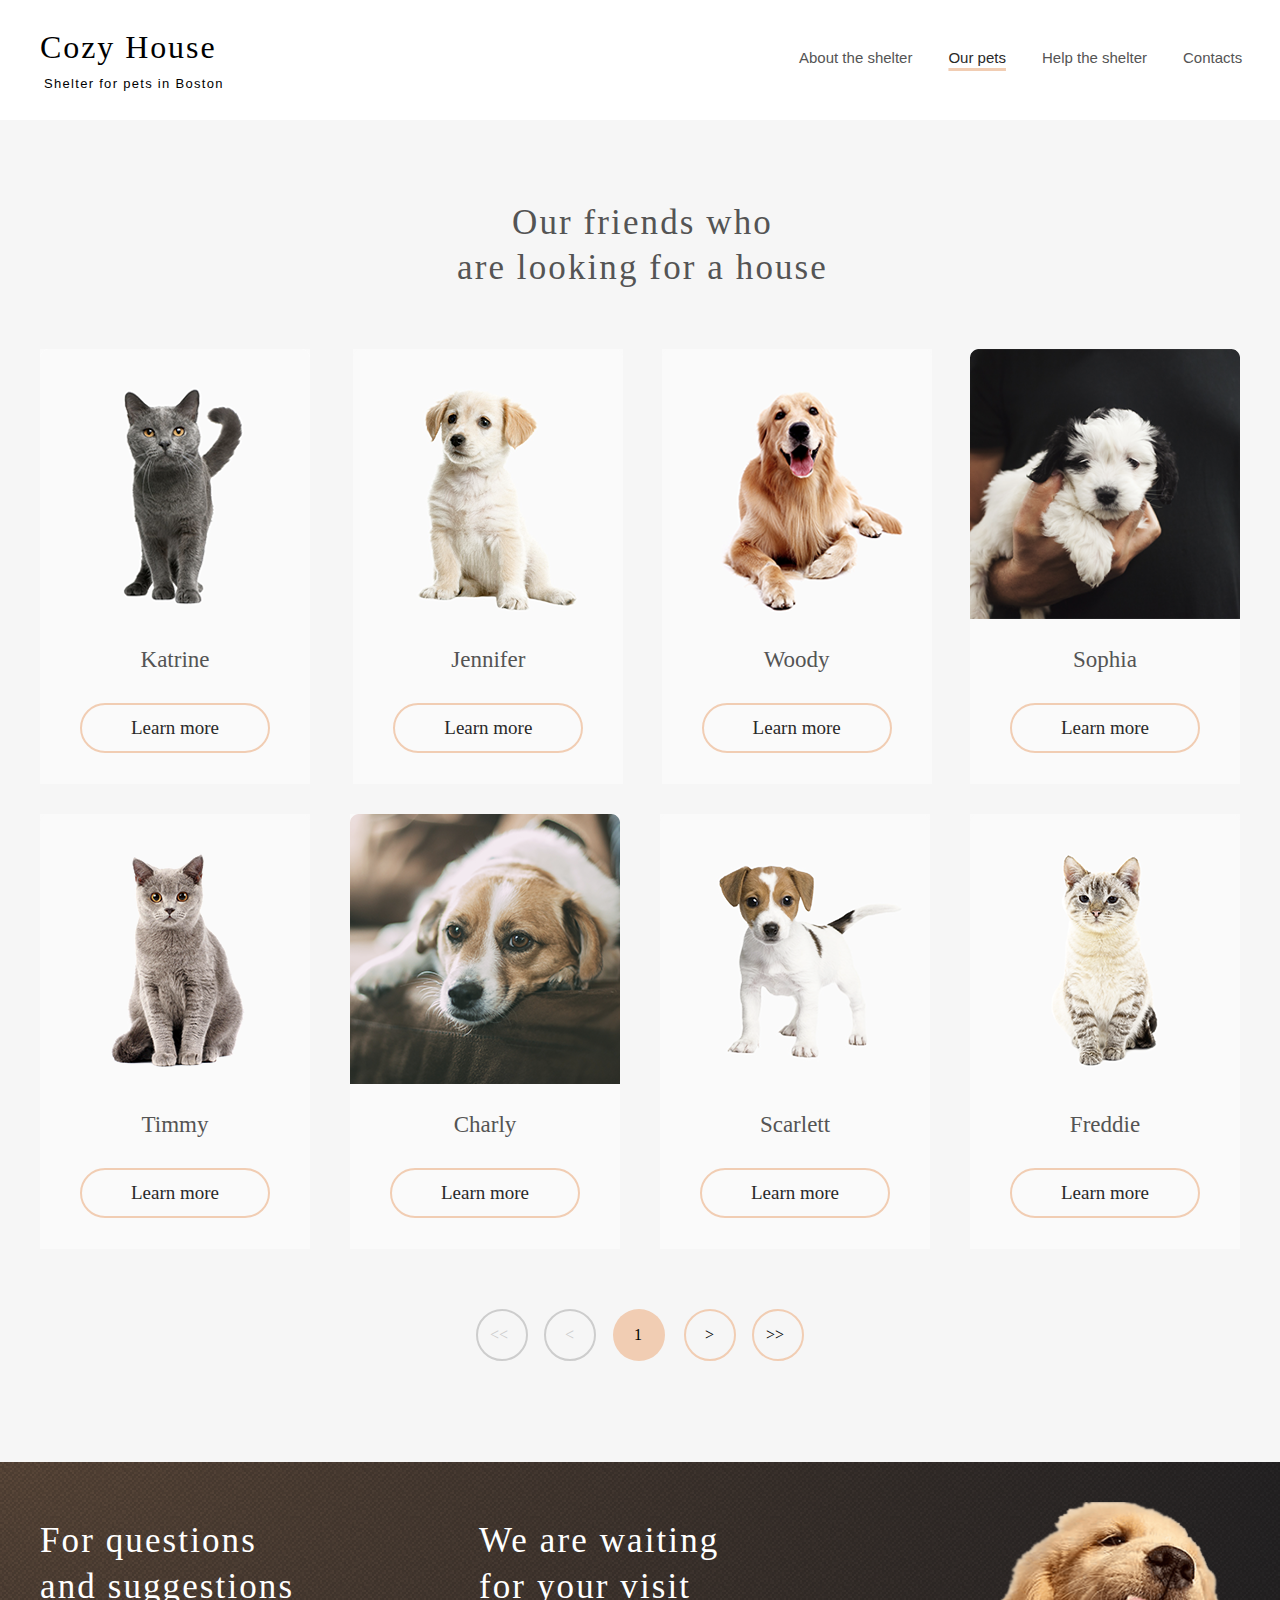
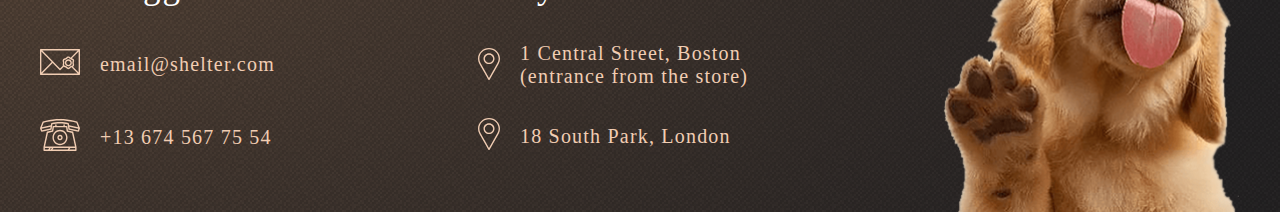
<file: shelter/pages/pets/index.html>
<!DOCTYPE html>
<html lang=eng>
<head>
    <meta charset="utf-8"/>
    <title></title>
    <link rel="stylesheet" type="text/css" href="https://necolas.github.io/normalize.css/8.0.1/normalize.css">
    <link rel="stylesheet" type="text/css" href="style.css">
</head>
<body>
    <div class="header-container">
        <div class="header">
            <a href="../main/index.html"><div class="logo">
                <div class="logo-title">Cozy House</div>
                <div class="logo-subtitle">Shelter for pets in Boston</div>
            </div></a>
            <div class="nav-menu">
                <nav class="link">
                    <a href="../main/index.html"><div class="about-the-shelter">About the shelter</div></a>
                    <a href="#petts"><div class="our-pets">Our pets</div></a>
                    <a href="../main/index.html#helping"><div class="help-the-shelter">Help the shelter</div></a>
                    <a href="#see_contacts"><div class="contacts">Contacts</div></a>
                </nav>
              </div>
        </div>
    </div>

    <div class="our_pets">
    <div class="pets-1" id="petts"> 
        <h1 class="heading">Our friends who<br />are looking for a house</h1>
        <div class="slider">
          <div class="card-1">
              <img class="image" src="../../assets/images/pets-katrine.png">
              <div>
                  <h3 class="card_text">Katrine</h3>
                  <button class="card-button">Learn more</button>
              </div>
          </div>
          <div class="card-2">
              <img class="image" src="../../assets/images/pets-jennifer.png">
              <div>
                  <h3 class="card_text">Jennifer</h3>
                  <button class="card-button">Learn more</button>
              </div>
          </div>
          <div class="card-3">
              <img class="image" src="../../assets/images/pets-woody.png">
              <div>
                  <h3 class="card_text">Woody</h3>
                  <button class="card-button">Learn more</button>
              </div>
          </div>
          <div class="card-4">
              <img class="image" src="../../assets/images/pets-sophia.png">
              <div>
                  <h3 class="card_text">Sophia</h3>
                  <button class="card-button">Learn more</button>
              </div>
          </div>
          <div class="card-5">
              <img class="image" src="../../assets/images/pets-timmy.png">
              <div>
                  <h3 class="card_text">Timmy</h3>
                  <button class="card-button">Learn more</button>
              </div>
          </div>
          <div class="card-6">
              <img class="image" src="../../assets/images/pets-charly.png">
              <div>
                  <h3 class="card_text">Charly</h3>
                  <button class="card-button">Learn more</button>
              </div>
          </div>
          <div class="card-7">
              <img class="image" src="../../assets/images/pets-scarlet.png">
              <div>
                  <h3 class="card_text">Scarlett</h3>
                  <button class="card-button">Learn more</button>
              </div>
          </div>
          <div class="card-8">
              <img class="image" src="../../assets/images/pets-freddie.png">
              <div>
                  <h3 class="card_text">Freddie</h3>
                  <button class="card-button">Learn more</button>
              </div>
          </div>
      </div>
        <div class="navigation">
            <div class="button_paginator">
                <div class="button_paginator-1">
                <div class="text" style="color:#cdcdcd">&lt;&lt;</div>
                </div>
                <div class="button_paginator-2">
                <div class="text" style="color:#cdcdcd">&lt;</div>
                </div>

                <div class="button_paginator-3">
                <div class="number">1</div>
                </div>
                <div class="button_paginator-4">
                    <div class="text">&gt;</div>
                </div>
                <div class="button_paginator-5">
                    <div class="text">&gt;&gt;</div>
            </div>
            </div>
        </div>
      </div>
      </div>

      <div class="footer" id="see_contacts">
        <div class="overlap-group">
          <div class="footer-content">
            <div class="contacts-1">
              <div class="title">For questions and suggestions</div>
              <div class="mail">
                <a href="mailto:email@shelter.com"><img class="icon-2" src="../../assets/images/icon-email.svg" /></a>
                <a href="mailto:email@shelter.com"><div class="text-1">email@shelter.com</div></a>
              </div>
              <div class="phone">
                <a href="tel:+13 674 567 75 54"><img class="icon-2" src="../../assets/images/icon-phone.svg" /></a>
                <a href="tel:+13 674 567 75 54"><div class="text-1">+13 674 567 75 54</div></a>
              </div>
            </div>
            <div class="locations">
              <div class="we-are-waiting-for-your-visit">We are waiting for your visit</div>
              <div class="boston">
                <a href="https://goo.gl/maps/4ForsAsruaUkNmSG7" target="_blank"><img class="icon-marker" src="../../assets/images/icon-marker.svg" /></a>
                <a href="https://goo.gl/maps/4ForsAsruaUkNmSG7" target="_blank"><div class="boston-1">
                  1 Central Street, Boston (entrance from the store)
                </div></a>
              </div>
              <div class="london">
                <a href="https://goo.gl/maps/nCkHeXKSjrZfoYG79" target="_blank"><img class="icon-marker" src="../../assets/images/icon-marker.svg" /></a>
                <a href="https://goo.gl/maps/nCkHeXKSjrZfoYG79" target="_blank"><div class="london-1">18 South Park, London</div></a>
              </div>
            </div>
          </div>
            <img class="footer-puppy" src="../../assets/images/footer-puppy.png" />
        </div>
      </div>
</body>
</html>
</file>
<file: shelter/pages/pets/style.css>
@font-face {
  font-family: "Georgia-Regular";
  font-style: normal;
  font-weight: 400;
  src: url("../../assets/fonts/georgia-regular.ttf") format("ttf");
}

@font-face {
  font-family: "Arial-Regular";
  font-style: normal;
  font-weight: 400;
  src: url("../../assets/fonts/arial-regular.ttf") format("ttf");
}

@media (max-width: 767px){

  body {
    margin: 0 auto;
    width: 320px;
  }
}

@media (max-width: 320px){

  body {
    margin: 0 auto;
    width: 0px;
  }
}

html {
  box-sizing: border-box;
  scroll-behavior: smooth;
  overflow-x: hidden;
}

body {
  margin: 0 auto;
  overflow-x: hidden;
  max-width: 1280px;
  background-color: #F1CDB3;
}

  @media (max-width: 1279px){

    body {
      margin: 0 auto;
      width: 768px;
    }
  }
  
  /*--------------------------------------------------------------------------------------------*/
  .header-container {
    position: sticky;
    top: 0;
    min-height: 2em;
    z-index:10;
    align-items: center;
    background-color: white;
    display: flex;
    height: 120px;
    width: 1280px;
  }

  @media (max-width: 1279px){
    .header-container{
      width:768px;
    }
  }
  
  .header {
    display: flex;
    height: 60px;
    position: absolute;
    max-width: 100%;
    padding: 60px 40px;
    max-width: 1200px;
    margin: auto;
  }
  
  @media (max-width: 1279px){
  
    .header{
      padding:30px;
    }
  }
  
  .header a{
    text-decoration: none;
    z-index: 6;
  }

  .logo {
    align-items: flex-start;
    display: flex;
    flex-direction: column;
    min-height: 60px;
    width: 187px;
    z-index:8;
  } 

  .logo-subtitle {
    color: black;
    font-family: Arial, Helvetica, sans-serif;
    font-style:normal;
    font-size: 13px;
    font-weight: 400;
    width: 179px;
    height: 15px;
    padding-left:4px;
    padding-top:4px;
    line-height: 15px;
    letter-spacing: 0.1em;
    white-space: nowrap;
  }
  
  .logo-title {
    color: black;
    font-family: Georgia, 'Times New Roman', Times, serif;
    font-size: 32px;
    font-weight: 400;
    letter-spacing: 0.06em;
    line-height: 110%;
    white-space: nowrap;
    width: 184px;
    height: 42px;
    left: 0px;
    margin-bottom:200x;
    top: calc(50% - 35px/2 - 12.5px);
  }
  
  .nav-menu {
    margin-left: 536px;
    white-space: nowrap; 
  }
  
  @media (max-width: 1279px){
    .nav-menu {
      margin-left: 43px;
    }
  }
  
  .link {
    display: flex;
  }
  
  .our-pets {
    font-weight: 400;
    line-height: 24px;
    height: 21px;
    margin: 16px 0 0 36px;
    white-space: nowrap;
    color:#292929;
    text-decoration-line :underline;
    text-decoration-style:solid;
    text-decoration-color: #F1CDB3;
    text-underline-offset: 5px;
    text-decoration-thickness: 3px;
  }
  
  .help-the-shelter {
    font-weight: 400;
    line-height: 24px;
    height: 21px;
    margin: 16px 0 0 36px;
    white-space: nowrap;
    color:#545454;
  }
  
  .help-the-shelter:hover{
    text-decoration-line :underline;
    text-decoration-style:solid;
    text-decoration-color: #F1CDB3;
    text-underline-offset: 5px;
    text-decoration-thickness: 3px;
    color:#292929;
   }
  
  .contacts {
    font-weight: 400;
    line-height: 24px;
    height: 21px;
    margin: 16px 0 0 36px;
    white-space: nowrap;
    z-index:7;
    color: #545454;
  }
  
  .contacts:hover{
    text-decoration-line :underline;
    text-decoration-style:solid;
    text-decoration-color: #F1CDB3;
    text-underline-offset: 5px;
    text-decoration-thickness: 3px;
    color:#292929;
   }
  
  .about-the-shelter {
    text-decoration-style:none;
    color: #545454;
    font-weight: 400;
    line-height: 24px;
    height: 24px;
    margin: 16px 0 0 36px;
    white-space: nowrap;
    z-index:7;
  }

  .about-the-shelter:hover{
    text-decoration-line :underline;
    text-decoration-style:solid;
    text-decoration-color: #F1CDB3;
    text-underline-offset: 5px;
    text-decoration-thickness: 3px;
    color:#292929;
   }
  
  a {
    text-decoration: none;
    color:white;
    font-family: Arial, Helvetica, sans-serif;
    font-size: 15px;
    font-style:normal;
    font-weight: normal;
    z-index: 6;
  }

  .logo-subtitle {
    color: black;
    font-family: Arial, Helvetica, sans-serif;
    font-style:normal;
    font-size: 13px;
    font-weight: 400;
  width: 179px;
  height: 15px;
  padding-left:4px;
  padding-top:4px;
  line-height: 15px;
  letter-spacing: 0.1em;
  white-space: nowrap;
  }
  
  .logo-title {
    color: black;
    font-family: Georgia, 'Times New Roman', Times, serif;
    font-size: 32px;
    font-weight: 400;
    letter-spacing: 0.06em;
    line-height: 110%;
    white-space: nowrap;
    width: 184px;
    height: 42px;
    left: 0px;
    margin-bottom:200x;
    top: calc(50% - 35px/2 - 12.5px);
  }

  .valign-text-middle {
    display: flex;
    flex-direction: column;
    justify-content: center;
  }
  
  /*------------------------------------------------------------------------------------*/

  .our_pets{
    background-color: #F6F6F6;
  }
  
  @media (max-width:1279px){
    .our_pets{
      max-width:768px;
      height: 1733px;
    }
  }

  .pets-1 {
      height: 1342px;
      padding: 0 40px;
      max-width: 1200px;
      margin: auto;
  }

  @media (max-width:1279px){
    
    .pets-1{
      height: 1733px;
      width: 768px;
      margin: 0px;
    }
  }
  
  .navigation {
    align-items: flex-start;
    display: flex;
    margin-top: 30px;
    justify-content: center;
    min-width: 368px;
  }

  @media (max-width:1279px){
    
    .navigation{
      margin-top: 0px;
      justify-content: flex-start;
      margin-left: 180px;
    }
  }


  .heading {
    height: 90px;
    max-width: 100%;
    padding-top: 80px;
    margin: 0 auto 59px 5px;
    font-family: Georgia, 'Times New Roman', Times, serif;
    font-style: normal;
    font-weight: 400;
    font-size: 35px;
    line-height: 130%;
    display: flex;
    text-align: center;
    justify-content: center;
    align-items: center;
    letter-spacing: 0.06em;
    color: #545454;
  }

  @media (max-width:1279px){
    .heading{
      margin: 0 auto 29px 145px;
      width:400px;
    }
  }

  .slider {
    display: flex;
    max-width: 100%;
    flex-wrap: wrap;
    justify-content: space-between;
}

@media (max-width:1279px){
  .slider {
      width: 580px;
      margin-left: 55px;
      margin-right: auto;
      margin-bottom:10px;
  }
}

.card-1 {
    display: flex;
    flex-direction: column;
    align-items: center;
    background-color: #FAFAFA;
    cursor: pointer;
    margin-bottom: 30px;
    height: 435px;
}

.card-2 {
  display: flex;
  flex-direction: column;
  align-items: center;
  background-color: #FAFAFA;
  cursor: pointer;
  transition: 0.5s;
  margin-bottom: 30px;
  margin-left: 10px;
  height: 435px;
}

.card-3 {
  display: flex;
  flex-direction: column;
  align-items: center;
  background-color: #FAFAFA;
  cursor: pointer;
  margin-bottom: 30px;
  margin-left: 5px;
  height: 435px;
}

.card-4 {
  display: flex;
  flex-direction: column;
  align-items: center;
  background-color: #FAFAFA;
  cursor: pointer;
  margin-bottom: 30px;
  margin-left: 5px;
  height: 435px;
}

.card-5 {
  display: flex;
  flex-direction: column;
  align-items: center;
  background-color: #FAFAFA;
  cursor: pointer;
  margin-bottom: 30px;
  height: 435px;
}


.card-6 {
  display: flex;
  flex-direction: column;
  align-items: center;
  background-color: #FAFAFA;
  cursor: pointer;
  margin-bottom: 30px;
  height: 435px;
}

.card-7 {
  display: flex;
  flex-direction: column;
  align-items: center;
  background-color: #FAFAFA;
  cursor: pointer;
  margin-bottom: 30px;
  height: 435px;
}

@media (max-width:1279px){

  .card-7 {
      display: none;
  }
}

.card-8 {
  display: flex;
  flex-direction: column;
  align-items: center;
  background-color: #FAFAFA;
  cursor: pointer;
  margin-bottom: 30px;
  height: 435px;
}

@media (max-width:1279px){
  .card-8 {
      display: none;
  }
}


.card_text {
    font-family: 'Georgia Regular';
    color: #545454;
    font-weight: 300;
    display: flex;
    justify-content: center;
    font-size: 23px;
    margin-top: 28px;
}

.card-button {
    margin-top: 7px;
    width: 190px;
    height: 50px;
    border-radius: 100px;
    background-color: transparent;
    border: solid #F1CDB3 2px;
    font-family: 'Georgia Regular';
    color: #292929;
    font-size: 19px;
    transition: 0.5s;
    cursor: pointer;
}

.card-1:hover .card-button {
    background-color: #FDDCC4;
    border: solid #FDDCC4 2px;
}

.card-1:hover{
  background-color: #FFFFFF;
  box-shadow: 0px 2px 35px 14px rgba(13, 13, 13, 0.04);
}

.card-2:hover{
  background-color: #FFFFFF;
  box-shadow: 0px 2px 35px 14px rgba(13, 13, 13, 0.04);
}

.card-3:hover{
  background-color: #FFFFFF;
  box-shadow: 0px 2px 35px 14px rgba(13, 13, 13, 0.04);
}

.card-4:hover{
  background-color: #FFFFFF;
  box-shadow: 0px 2px 35px 14px rgba(13, 13, 13, 0.04);
}

.card-5:hover{
  background-color: #FFFFFF;
  box-shadow: 0px 2px 35px 14px rgba(13, 13, 13, 0.04);
}

.card-6:hover{
  background-color: #FFFFFF;
  box-shadow: 0px 2px 35px 14px rgba(13, 13, 13, 0.04);
}

.card-7:hover{
  background-color: #FFFFFF;
  box-shadow: 0px 2px 35px 14px rgba(13, 13, 13, 0.04);
}

.card-8:hover{
  background-color: #FFFFFF;
  box-shadow: 0px 2px 35px 14px rgba(13, 13, 13, 0.04);
}

.card-2:hover .card-button {
  background-color: #FDDCC4;
  border: solid #FDDCC4 2px;
}

.card-3:hover .card-button {
  background-color: #FDDCC4;
  border: solid #FDDCC4 2px;
}

.card-4:hover .card-button {
  background-color: #FDDCC4;
  border: solid #FDDCC4 2px;
}

.card-5:hover .card-button {
  background-color: #FDDCC4;
  border: solid #FDDCC4 2px;
}

.card-6:hover .card-button {
  background-color: #FDDCC4;
  border: solid #FDDCC4 2px;
}

.card-7:hover .card-button {
  background-color: #FDDCC4;
  border: solid #FDDCC4 2px;
}

.card-8:hover .card-button {
  background-color: #FDDCC4;
  border: solid #FDDCC4 2px;
}

  .button_paginator_inactive {
    align-items: flex-start;
    display: flex;
    min-width: 52px;
  }
  
  .button_paginator {
    align-items: flex-start;
    display: flex;
    min-width: 52px;
  }
   
  .button_paginator-1 {
    align-items: center;
    border-radius: 100px;
    display: flex;
    height: 52px;
    min-width: 52px;
    padding: 14px 12px;
    border: 2px solid #cdcdcd;
    box-sizing: border-box;
  }
  
  .button_paginator-2 {
    align-items: center;
    border-radius: 100px;
    display: flex;
    height: 52px;
    margin-left: 16px;
    min-width: 52px;
    padding: 14px 19px;
    border: 2px solid #cdcdcd;
    box-sizing: border-box;
  }

  .button_paginator-4 {
    align-items: center;
    border-radius: 100px;
    display: flex;
    height: 52px;
    margin-left: 16px;
    min-width: 52px;
    padding: 14px 19px;
    border: 2px solid #F1CDB3;
    box-sizing: border-box;
  }
  
  .button_paginator-3 {
    align-items: center;
    background-color: var(--color-primary);
    border-radius: 100px;
    display: flex;
    height: 52px;
    min-width: 52px;
    margin-left: 17px;
    margin-right: 3px;
    padding: 14px 21px;
    background-color: #F1CDB3;
    box-sizing: border-box;
  }
  
  .button_paginator-5 {
    align-items: center;
    border-radius: 100px;
    display: flex;
    height: 52px;
    margin-left: 16px;
    min-width: 52px;
    padding: 14px 12px;
    border: 2px solid #F1CDB3;
    box-sizing: border-box;
  }

  .button_paginator-4:hover{
        background-color: #F1CDB3;
  }

  .button_paginator-5:hover{
    background-color: #F1CDB3;
}

  .button_secondary:hover{
    background-color: #F1CDB3;
  }
  
  .button_secondary {
    display: flex;
    margin-top: 28px;
    margin-left: 0px;
    width: 187px;
    border: 2px solid #F1CDB3;
    box-sizing: border-box;
    align-items: center;
    border-radius: 100px;
  
  }
  
  .button_primary {
    align-items: center;
    border-radius: 100px;
    display: flex;
    height: 52px;
    min-width: 187px;
    padding: 0px 45px 0px 43px;
  }  

  .learn-more {
    letter-spacing: 1.02px;
    line-height: 22.1px;
    min-height: 22px;
    min-width: 97px;
    white-space: nowrap;
    font-family: Georgia, 'Times New Roman', Times, serif;
    font-size: 17px;
    color:#292929;
  }
  
  
  /*-----------------------------------------------------------------------------------------------------------*/
  
  .footer {
    align-items: flex-start;
    background: url(../../assets/images/noise_transparent@2x.png), radial-gradient(100% 215.42% at 0% 0%, #5B483A 0%, #262425 100%), #211F20;
    display: flex;
    width: 1280px;
    height: 350px;
  left: 0%;
  right: 0%;
  top: 2984px;
  }
  
  @media (max-width:1279px){
    .footer{
      width: 768px;
      height: 639px;
      top:1853px;
    }
  }
  
  .overlap-group {
    align-items: flex-end;
    display: flex;
    height: 350px;
    width: 1280px;
    padding: 0 40px;
  }
  
  @media (max-width:1279px){
    .overlap-group{
      align-items:flex-start;
      flex-direction: column;
      width: 768px;
      height: 639px;
      padding: 0px;
    }
  }
  
  .footer-content {
    align-items: flex-start;
    display: flex;
    width: 740px;
    height: 310px;
  }
  
  @media (max-width:1279px){
    .footer-content{
      white-space: nowrap;
      width: 708px;
      margin-left:65px;
      margin-top:15px;
    }
  }
  
  .locations {
    align-items: flex-start;
    display: flex;
    flex-direction: column;
    height: 234px;
    margin-left: 160px;
    margin-top: 16px;
    overflow: hidden;
    width: 302px;
  }
  
  @media (max-width:1279px){
    .locations{
    margin-left:58px;
  }
  }
  
  
  .london {
    align-items: center;
    display: flex;
    margin-top: 30px;
  width: 304px;
  }
  
  .london-1 {
    margin-left: 20px;
    margin-top: 1px;
    height: 23px;
    white-space: nowrap;
    width: 260px;
    font-family: Georgia, 'Times New Roman', Times, serif;
    font-style: normal;
    font-weight: 400;
    font-size: 20px;
    line-height: 115%;
    letter-spacing: 0.06em;
    color: #F1CDB3;
  }
  
  .icon-marker {
    height: 32px;
    width: 22px;
  }
  
  .boston {
    align-items: center;
    display: flex;
    height: 46px;
    margin-top: 34px;
    width: 304px;
  }
  
  .boston-1 {
    margin-left: 20px;
    height: 46px;
    width: 260px;
    font-family: Georgia, 'Times New Roman', Times, serif;
    font-style: normal;
    font-weight: 400;
    font-size: 20px;
    line-height: 115%;
    letter-spacing: 0.06em;
    color: #F1CDB3;
  }
  
  @media (max-width:1279px){
    .boston-1{
      white-space: normal;
    }
  }
  
  .we-are-waiting-for-your-visit {
    letter-spacing: 2.1px;
    line-height: 45.5px;
    margin-left: 1px;
    height: 90px;
    width: 270px;
    letter-spacing: 0.06em;
    line-height: 130%;
    font-family: Georgia, 'Times New Roman', Times, serif;
    font-size: 35px;
    color: white;
  }
  
  @media (max-width:1279px){
    .we-are-waiting-for-your-visit{
      white-space: normal;
    }
  }
  
  .contacts-1 {
    align-items: flex-start;
    display: flex;
    flex-direction: column;
    height: 234px;
    margin-top: 16px;
    width: 278px;
  }
  
  @media (max-width:1279px){
    .contacts-1 {
    align-items: flex-start;
    display: flex;
    flex-direction: column;
    height: 234px;
    margin-top: 16px;
    width: 278px;
  }
  }
  
  .phone {
    align-items: center;
    display: flex;
    margin-top: 38px;
    width: 241px;
  }
  
  .icon-2 {
    height: 32px;
    width: 40px;
  }
  
  .text-1 {
    font-family: Georgia, 'Times New Roman', Times, serif;
    font-style: normal;
    font-weight: 400;
    font-size: 20px;
    line-height: 115%;
    letter-spacing: 0.06em;
    color: #F1CDB3;
    margin-left: 20px;
    margin-top: 1px;
    height: 23px;
    white-space: nowrap;
  }
  
  .title {
    letter-spacing: 0.06em;
    line-height: 130%;
    height: 90px;
    width: 280px;
    font-family: Georgia, 'Times New Roman', Times, serif;
    font-size: 35px;
    color: white;
  }
  
  @media (max-width:1279px){
    .title{
      white-space: normal;
    }
  }
  
  .mail {
    align-items: center;
    display: flex;
    margin-top: 38px;
    width: 253px;
  }
  
  .footer-puppy {
    height: 310px;
    margin-left: 160px;
    object-fit: cover;
    width: 300px;
  }
  
  @media (max-width:1279px){
    .footer-puppy{
      margin-left:234px;
      margin-top: 3px;
    }
  }
</file>
